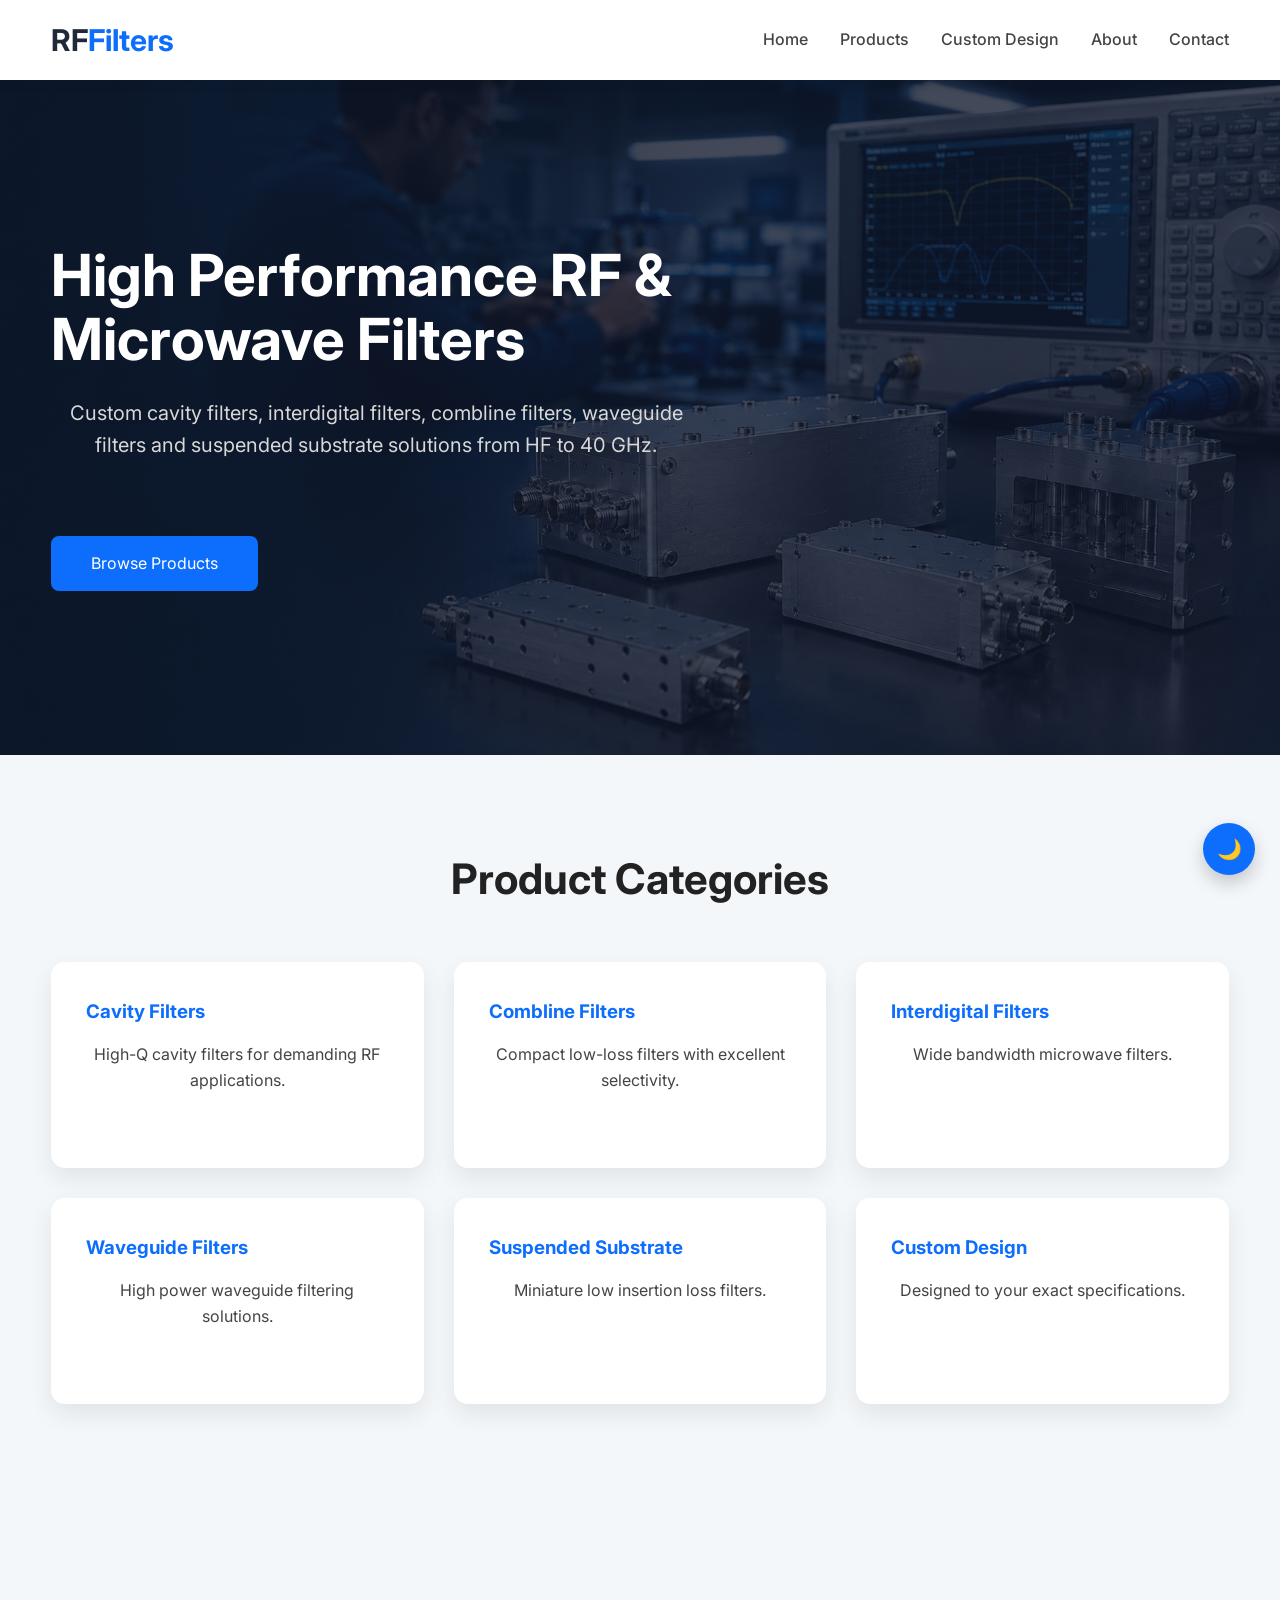
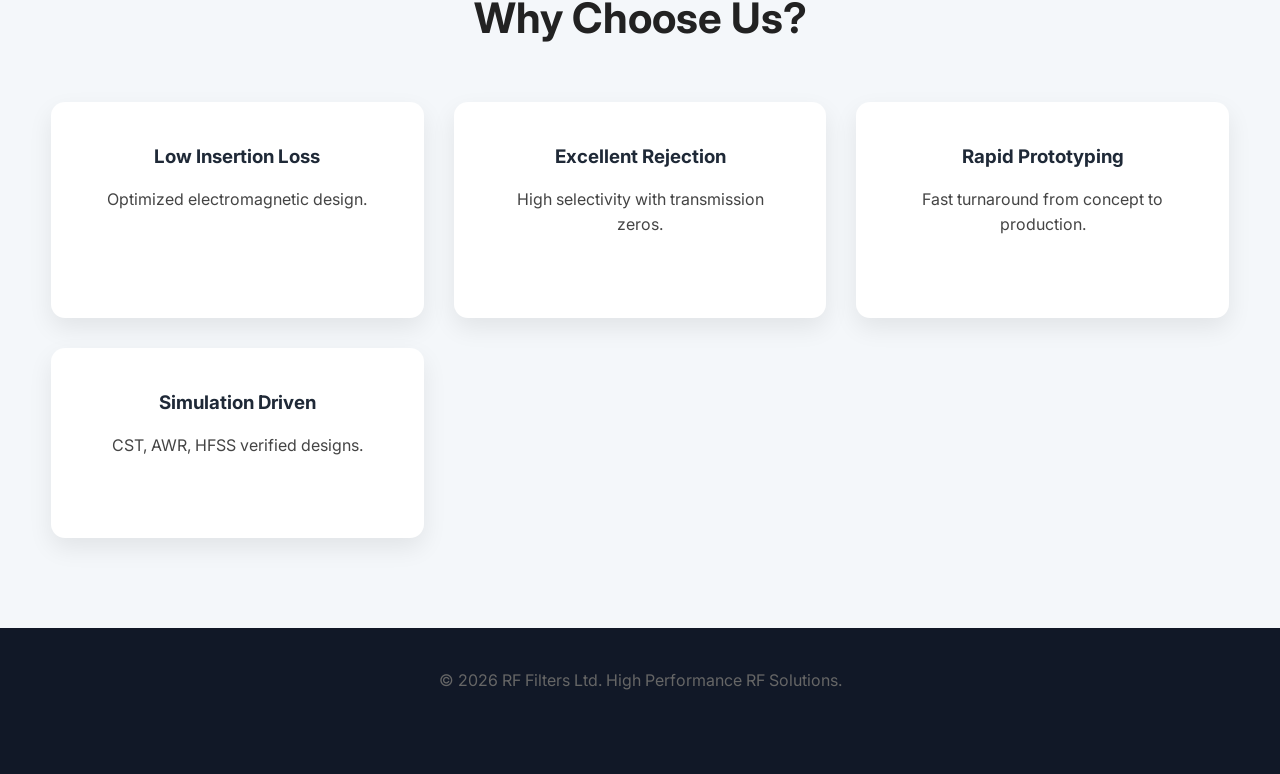
<file: index.html>
<!DOCTYPE html>
<html lang="en">
  <head>
    <meta charset="UTF-8" />
    <meta name="viewport" content="width=device-width, initial-scale=1.0" />
    <script src="assets/js/script.js" type="module"></script>
    <title>RF Filters | High Performance Microwave Filters</title>
    <link rel="stylesheet" href="assets/css/style.css" />
    <link
      href="https://fonts.googleapis.com/css2?family=Inter:wght@300;400;500;600;700&display=swap"
      rel="stylesheet"
    />
  </head>

  <body>
    <header>
      <div class="container">
        <div class="logo">RF<span>Filters</span></div>
        <!-- <div class="logo-filter">
          <img src="./images/filter.png" alt="Filter" />
        </div> -->

        <nav>
          <ul>
            <li><a href="index.html">Home</a></li>
            <li><a href="products.html">Products</a></li>
            <li><a href="#">Custom Design</a></li>
            <li><a href="#">About</a></li>
            <li><a href="#">Contact</a></li>
          </ul>
        </nav>
      </div>
    </header>

    <section class="hero">
      <div class="container hero-content">
        <div>
          <h1>High Performance RF & Microwave Filters</h1>

          <p>
            Custom cavity filters, interdigital filters, combline filters,
            waveguide filters and suspended substrate solutions from HF to 40
            GHz.
          </p>

          <a href="products.html" class="btn"> Browse Products </a>
        </div>
      </div>
    </section>

    <section class="categories">
      <div class="container">
        <h2>Product Categories</h2>

        <div class="grid">
          <div class="card">
            <h3>Cavity Filters</h3>
            <p>High-Q cavity filters for demanding RF applications.</p>
          </div>

          <div class="card">
            <h3>Combline Filters</h3>
            <p>Compact low-loss filters with excellent selectivity.</p>
          </div>

          <div class="card">
            <h3>Interdigital Filters</h3>
            <p>Wide bandwidth microwave filters.</p>
          </div>

          <div class="card">
            <h3>Waveguide Filters</h3>
            <p>High power waveguide filtering solutions.</p>
          </div>

          <div class="card">
            <h3>Suspended Substrate</h3>
            <p>Miniature low insertion loss filters.</p>
          </div>

          <div class="card">
            <h3>Custom Design</h3>
            <p>Designed to your exact specifications.</p>
          </div>
        </div>
      </div>
    </section>

    <section class="advantages">
      <div class="container">
        <h2>Why Choose Us?</h2>

        <div class="grid">
          <div class="feature">
            <h3>Low Insertion Loss</h3>
            <p>Optimized electromagnetic design.</p>
          </div>

          <div class="feature">
            <h3>Excellent Rejection</h3>
            <p>High selectivity with transmission zeros.</p>
          </div>

          <div class="feature">
            <h3>Rapid Prototyping</h3>
            <p>Fast turnaround from concept to production.</p>
          </div>

          <div class="feature">
            <h3>Simulation Driven</h3>
            <p>CST, AWR, HFSS verified designs.</p>
          </div>
        </div>
      </div>
    </section>

    <footer>
      <div class="container">
        <p>© 2026 RF Filters Ltd. High Performance RF Solutions.</p>
      </div>
    </footer>
  </body>
</html>
</file>
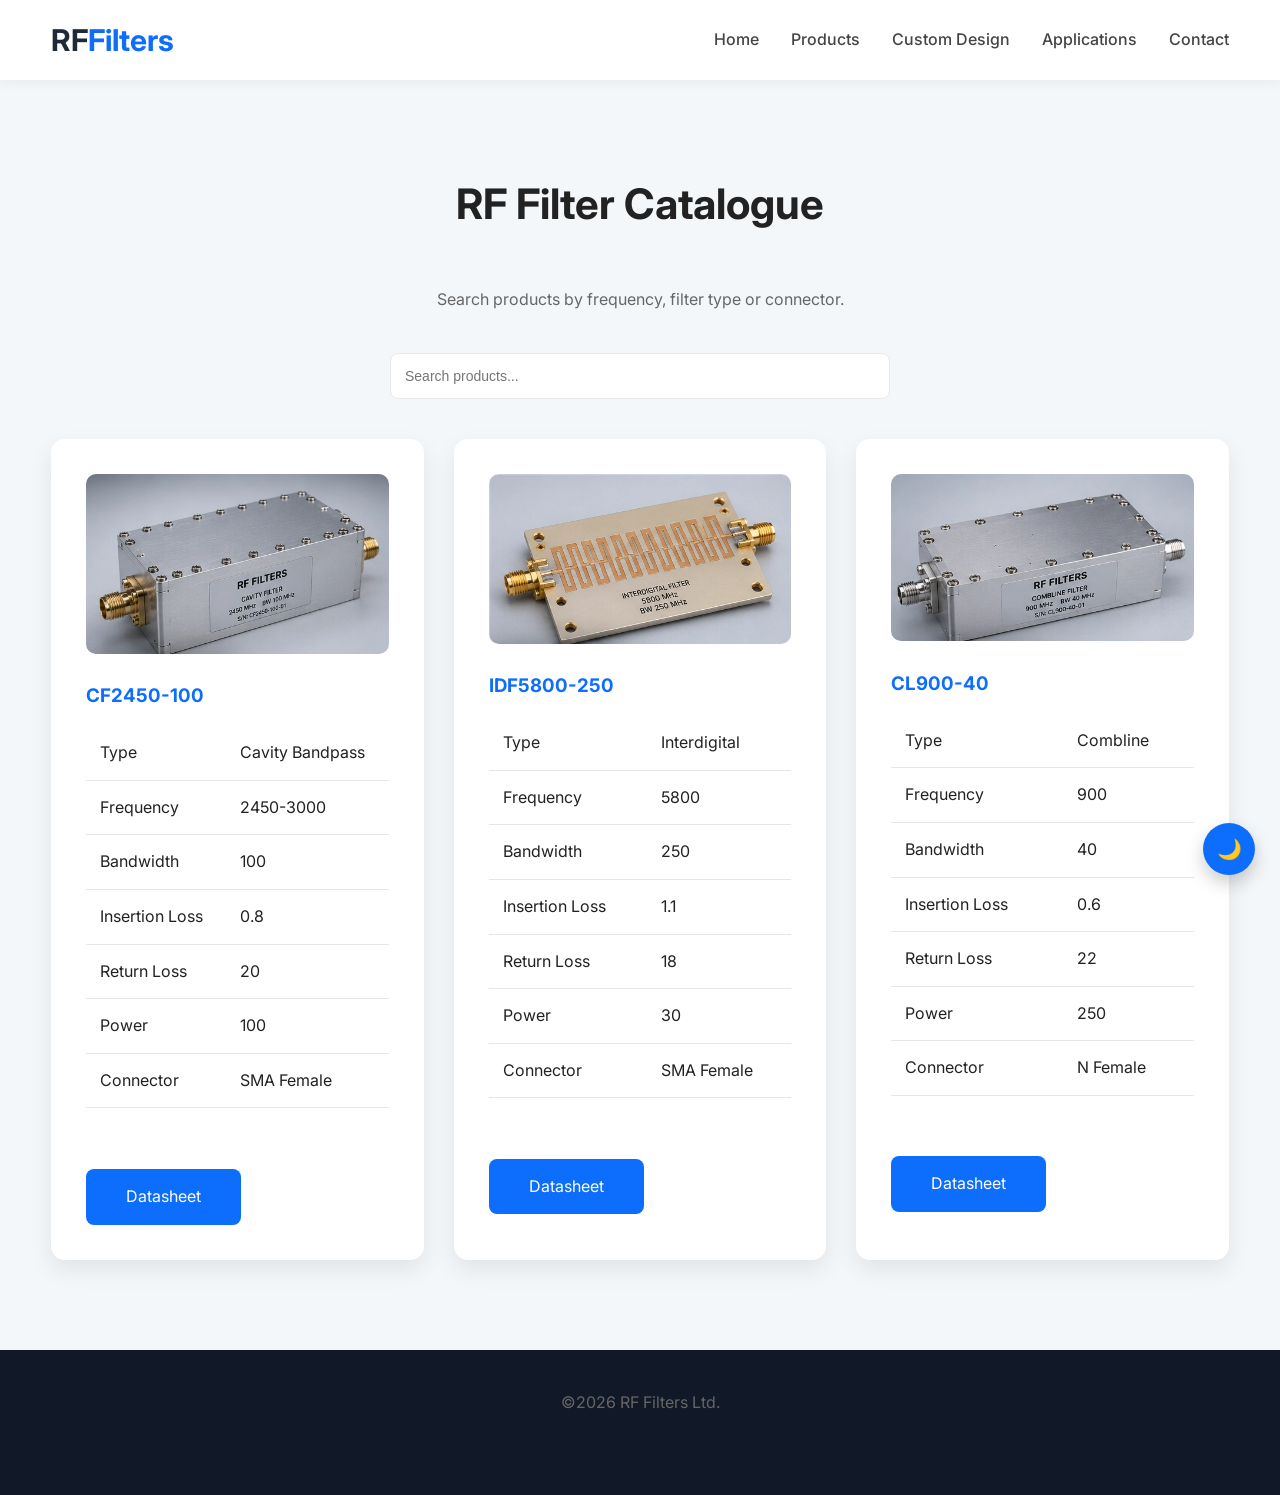
<file: products.html>
<!DOCTYPE html>
<html lang="en">
  <head>
    <meta charset="UTF-8" />
    <meta name="viewport" content="width=device-width,initial-scale=1" />
    <script src="assets/js/script.js" type="module"></script>
    <title>RF Filters | Products</title>
    <link rel="stylesheet" href="assets/css/style.css" />
    <link
      href="https://fonts.googleapis.com/css2?family=Inter:wght@300;400;500;600;700&display=swap"
      rel="stylesheet"
    />
  </head>

  <body>
    <header>
      <div class="container">
        <div class="logo">RF<span>Filters</span></div>

        <nav>
          <ul>
            <li><a href="index.html">Home</a></li>
            <li><a href="products.html">Products</a></li>
            <li><a href="#">Custom Design</a></li>
            <li><a href="#">Applications</a></li>
            <li><a href="#">Contact</a></li>
          </ul>
        </nav>
      </div>
    </header>

    <section>
      <div class="container">
        <h2>RF Filter Catalogue</h2>
        <p>Search products by frequency, filter type or connector.</p>

        <input id="productSearch" placeholder="Search products..." />
        <div class="grid grid-product">
          <!-- PRODUCT -->
        </div>
      </div>
    </section>

    <footer>
      <div class="container">
        <p>©2026 RF Filters Ltd.</p>
      </div>
    </footer>
  </body>
</html>
</file>
<file: assets/css/style.css>
/* =====================================================
   RF FILTERS WEBSITE
   Modern Engineering Theme
===================================================== */

:root {
  --primary: #0d6efd;
  --secondary: #1f2937;
  --accent: #00c2ff;

  --background: #f4f7fa;
  --surface: #ffffff;

  --text: #222222;
  --textLight: #444;

  --border: #e5e7eb;

  --radius: 14px;

  --shadow: 0 10px 25px rgba(0, 0, 0, 0.08);

  --transition: 0.3s;
}

* {
  margin: 0;
  padding: 0;
  box-sizing: border-box;
}

html {
  scroll-behavior: smooth;
}

body {
  font-family: "Inter", sans-serif;

  background: var(--background);

  color: var(--text);

  line-height: 1.6;
}

/* ========================== */

.container {
  width: min(1200px, 92%);
  margin: auto;
}

.container p {
  text-align: center;
  margin-bottom: 40px;
  color: #666;
}

.container input {
  max-width: 500px;
  margin: 0 auto 40px auto;
  display: block;
  font-size: 14px;
}

/* ========================== */

header {
  background: #fff;

  position: sticky;

  top: 0;

  z-index: 1000;

  box-shadow: 0 3px 12px rgba(0, 0, 0, 0.05);
}

header .container {
  display: flex;

  justify-content: space-between;

  align-items: center;

  height: 80px;
}

/* ========================== */

.logo {
  font-size: 30px;

  font-weight: 700;

  color: var(--secondary);
}

.logo span {
  color: var(--primary);
}

/* ========================== */

nav ul {
  display: flex;

  gap: 32px;

  list-style: none;
}

nav a {
  text-decoration: none;

  color: var(--textLight);

  font-weight: 500;

  transition: 0.25s;
}

nav a:hover {
  color: var(--primary);
}

/* ========================== */

.hero {
  min-height: 75vh;

  display: flex;

  align-items: center;

  background: linear-gradient(rgba(15, 23, 42, 0.78), rgba(15, 23, 42, 0.78)),
    url("../img/hero.webp");

  background-size: cover;

  background-position: center;

  color: white;
}

.hero-content {
  display: flex;

  align-items: center;
}

.hero h1 {
  font-size: 58px;

  line-height: 1.1;

  max-width: 700px;
}

.hero p {
  margin-top: 25px;

  max-width: 650px;

  font-size: 20px;

  color: #d8d8d8;
}

/* ========================== */

.btn {
  display: inline-block;

  margin-top: 35px;

  padding: 15px 40px;

  background: var(--primary);

  color: white;

  border-radius: 8px;

  text-decoration: none;

  transition: 0.3s;
}

.btn:hover {
  background: #0054c8;

  transform: translateY(-3px);
}

/* ========================== */

section {
  padding: 90px 0;
}

section h2 {
  text-align: center;

  margin-bottom: 50px;

  font-size: 42px;
}

/* ========================== */

.grid {
  display: grid;

  grid-template-columns: repeat(auto-fit, minmax(300px, 1fr));

  gap: 30px;
}

/* ========================== */

.card {
  background: white;

  border-radius: var(--radius);

  padding: 35px;

  box-shadow: var(--shadow);

  transition: 0.3s;
}

.card:hover {
  transform: translateY(-8px);
}

.card h3 {
  margin-bottom: 15px;

  color: var(--primary);
}

.card p {
  color: var(--textLight);
}

/* ========================== */

.feature {
  background: white;

  text-align: center;

  border-radius: var(--radius);

  padding: 40px;

  box-shadow: var(--shadow);
}

.feature h3 {
  margin-bottom: 15px;

  color: var(--secondary);
}

.feature p {
  color: var(--textLight);
}
/* ========================== */

footer {
  background: #111827;

  color: #ddd;

  text-align: center;

  padding: 40px 0;
}

/* ========================== */

.fade-in {
  opacity: 0;

  transform: translateY(40px);

  transition: 0.7s;
}

.fade-in.active {
  opacity: 1;

  transform: none;
}

/* ========================== */

table {
  width: 100%;

  border-collapse: collapse;
}

th {
  background: var(--primary);

  color: white;

  padding: 14px;
}

td {
  padding: 14px;

  border-bottom: 1px solid var(--border);
}

tr:hover {
  background: #f8f8f8;
}

/* ========================== */

input,
select {
  width: 100%;

  padding: 14px;

  border: 1px solid var(--border);

  border-radius: 8px;

  margin-bottom: 15px;
}

button {
  cursor: pointer;
}

/* ========================== */

@media (max-width: 900px) {
  .hero {
    text-align: center;
  }

  .hero h1 {
    font-size: 42px;
  }

  nav ul {
    gap: 18px;
  }
}

@media (max-width: 700px) {
  header .container {
    flex-direction: column;

    height: auto;

    padding: 20px;
  }

  nav ul {
    flex-wrap: wrap;

    justify-content: center;

    padding: 15px 0;
  }

  .hero {
    min-height: 60vh;
  }

  .hero h1 {
    font-size: 34px;
  }

  section h2 {
    font-size: 30px;
  }

  .grid {
    grid-template-columns: 1fr;
  }

  .btn {
    width: 100%;

    text-align: center;
  }
}

@media (max-width: 480px) {
  .hero p {
    font-size: 16px;
  }

  .logo {
    font-size: 24px;
  }
}

/* .logo-filter img {
  max-width: 150px;
  height: auto;
  margin-top: 10px;
} */
</file>
